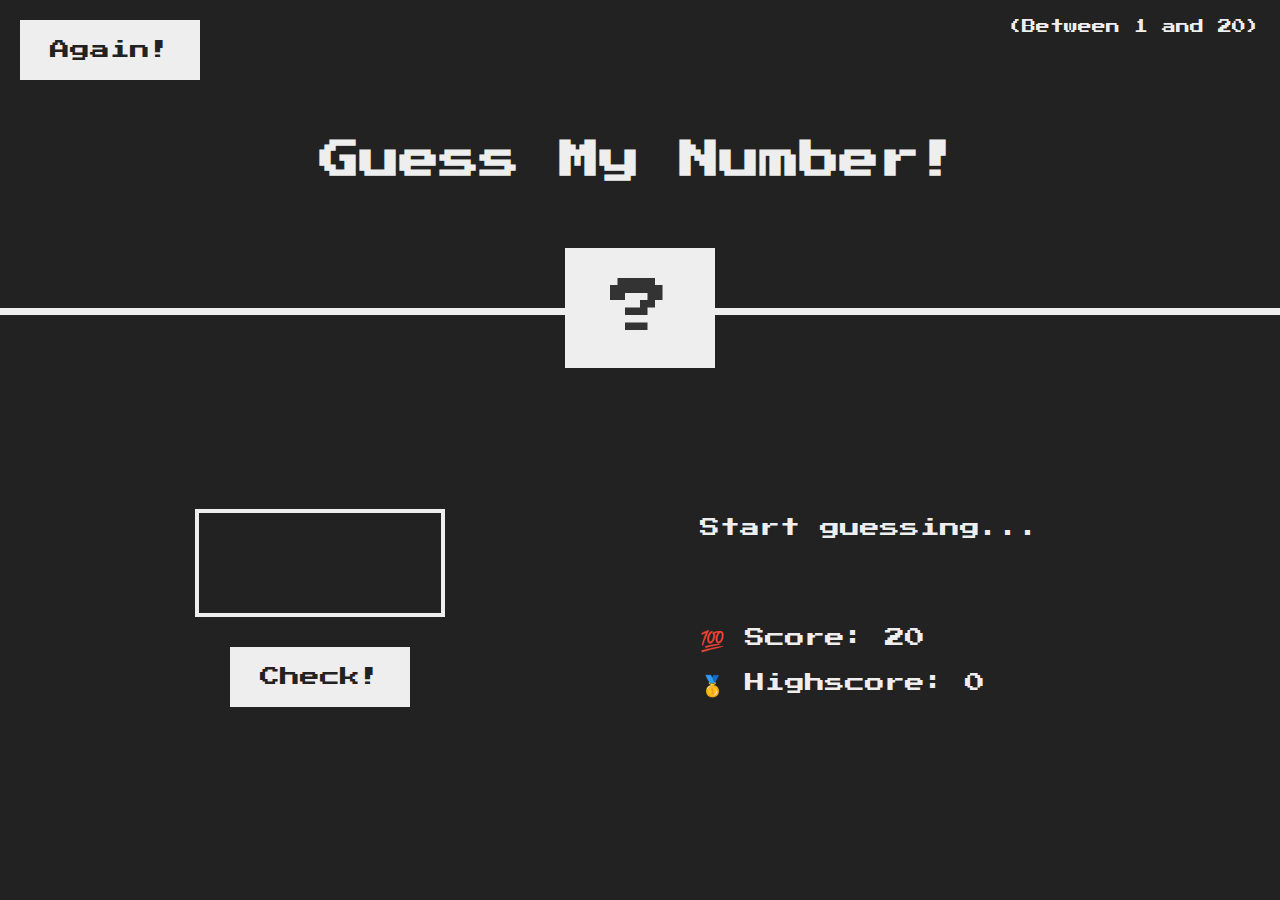
<file: GuessMyNumber/index.html>
<!DOCTYPE html>
<html lang="en">
  <head>
    <meta charset="UTF-8" />
    <meta name="viewport" content="width=device-width, initial-scale=1.0" />
    <meta http-equiv="X-UA-Compatible" content="ie=edge" />
    <link rel="stylesheet" href="style.css" />
    <title>Guess My Number!</title>
  </head>
  <body>
    <header>
      <h1>Guess My Number!</h1>
      <p class="between">(Between 1 and 20)</p>
      <button class="btn again">Again!</button>
      <div class="number">?</div>
    </header>
    <main>
      <section class="left">
        <input type="number" class="guess" />
        <button class="btn check">Check!</button>
      </section>
      <section class="right">
        <p class="message">Start guessing...</p>
        <p class="label-score">💯 Score: <span class="score">20</span></p>
        <p class="label-highscore">
          🥇 Highscore: <span class="highscore">0</span>
        </p>
      </section>
    </main>
    <script src="script.js"></script>
  </body>
</html>
</file>
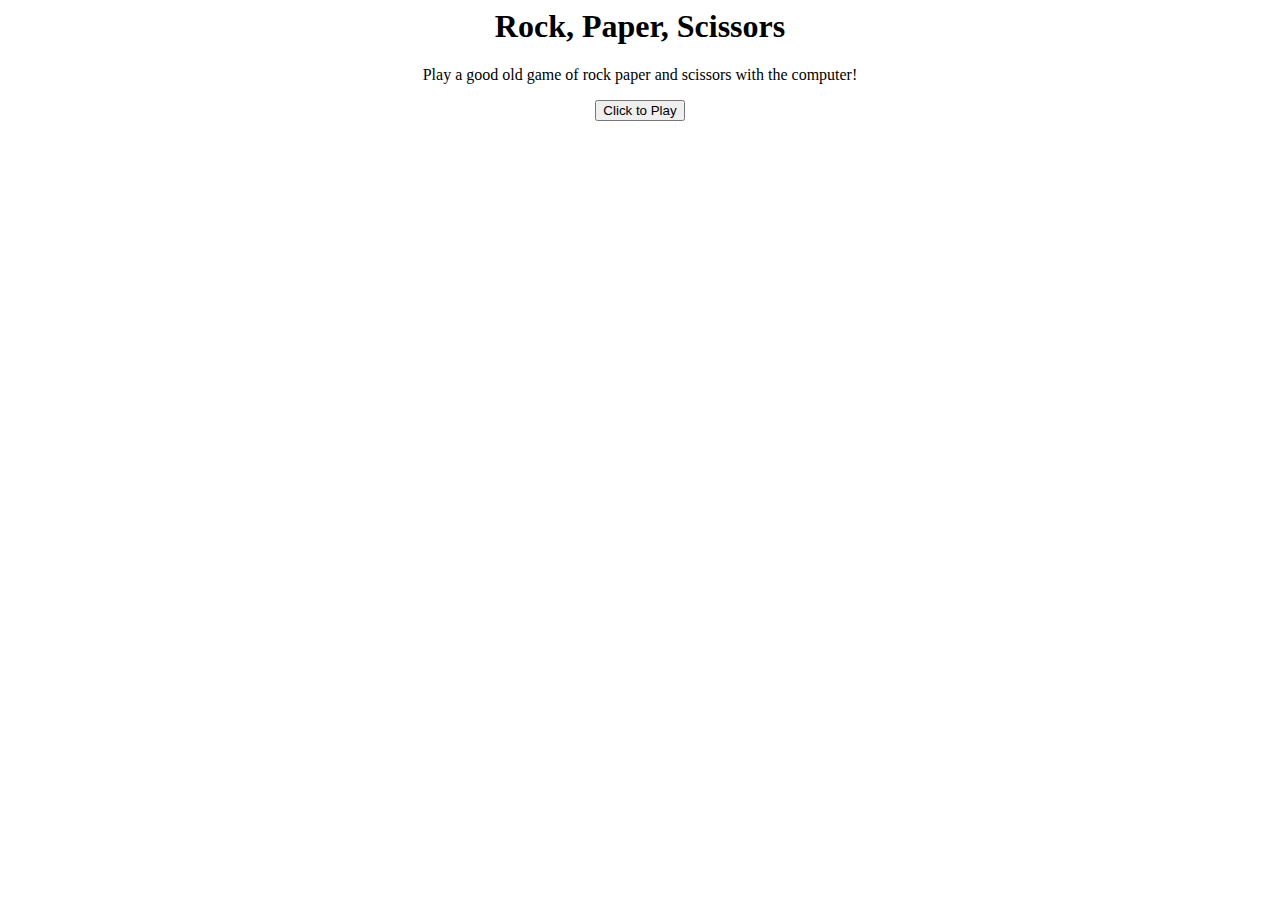
<file: Java Script rock Paper Scissors/index.html>
<!DOCTYPE html5>
<html lan="en">
    <head>
        <title>Game</title>
        <link href="styles.css" rel="stylesheet" type="text/css">
        <script src="game.js"> </script>
    </head>
    <body>
        <h1>Rock, Paper, Scissors</h1>
        <p>Play a good old game of rock paper and scissors with the computer!</p>
        <div class="button">
            <input type="button" id="messageButton" value="Click to Play"
        </div><!-- end .button -->
        <script src="game.js"> </script>
    </body>
</html>
</file>
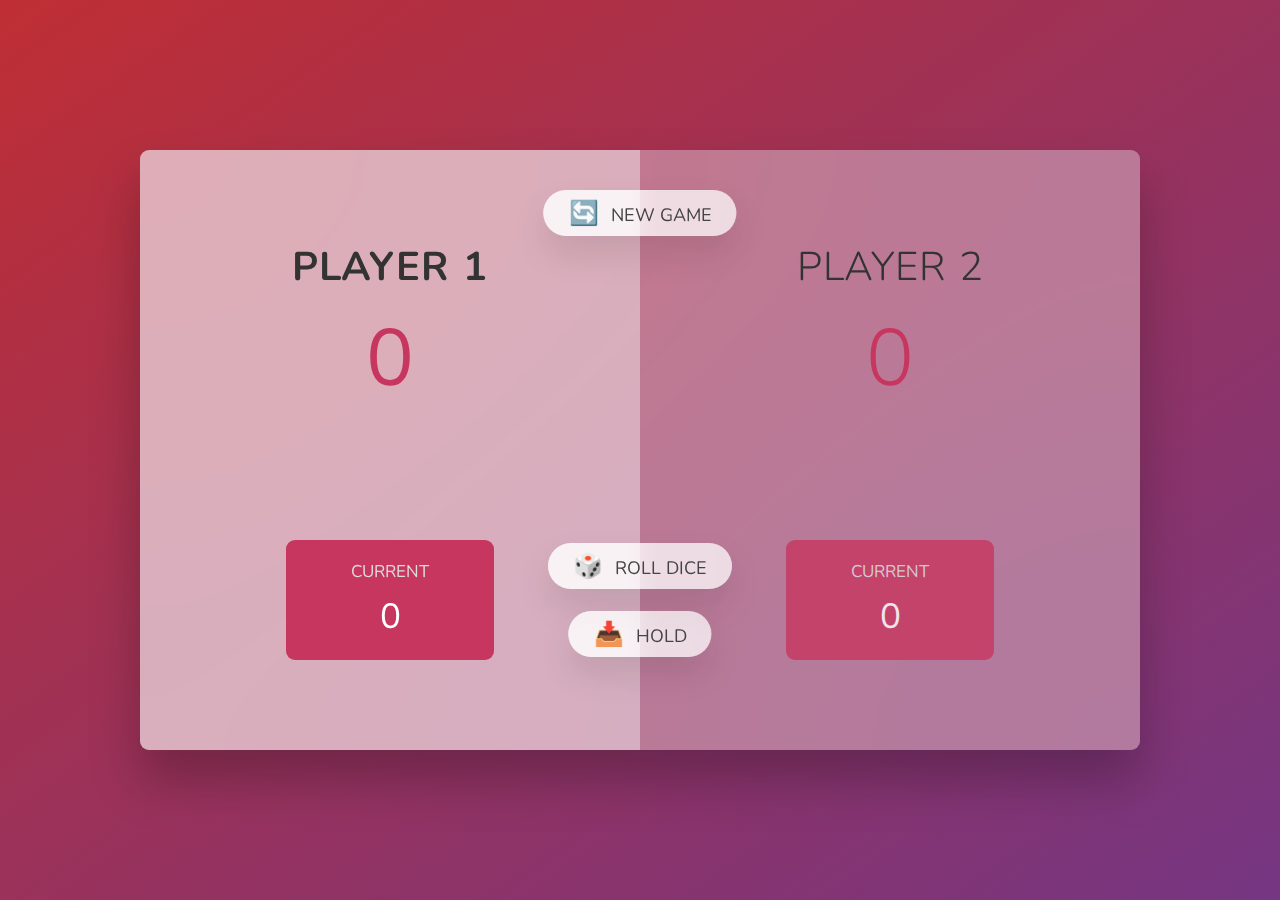
<file: PigGame/index.html>
<!DOCTYPE html>
<html lang="en">
  <head>
    <meta charset="UTF-8" />
    <meta name="viewport" content="width=device-width, initial-scale=1.0" />
    <meta http-equiv="X-UA-Compatible" content="ie=edge" />
    <link rel="stylesheet" href="style.css" />
    <title>Pig Game</title>
  </head>
  <body>
    <main>
      <section class="player player--0 player--active">
        <h2 class="name" id="name--0">Player 1</h2>
        <p class="score" id="score--0">43</p>
        <div class="current">
          <p class="current-label">Current</p>
          <p class="current-score" id="current--0">0</p>
        </div>
      </section>
      <section class="player player--1">
        <h2 class="name" id="name--1">Player 2</h2>
        <p class="score" id="score--1">24</p>
        <div class="current">
          <p class="current-label">Current</p>
          <p class="current-score" id="current--1">0</p>
        </div>
      </section>

      <img src="dice-5.png" alt="Playing dice" class="dice" />
      <button class="btn btn--new">🔄 New game</button>
      <button class="btn btn--roll">🎲 Roll dice</button>
      <button class="btn btn--hold">📥 Hold</button>
    </main>
    <script src="script.js"></script>
  </body>
</html>
</file>
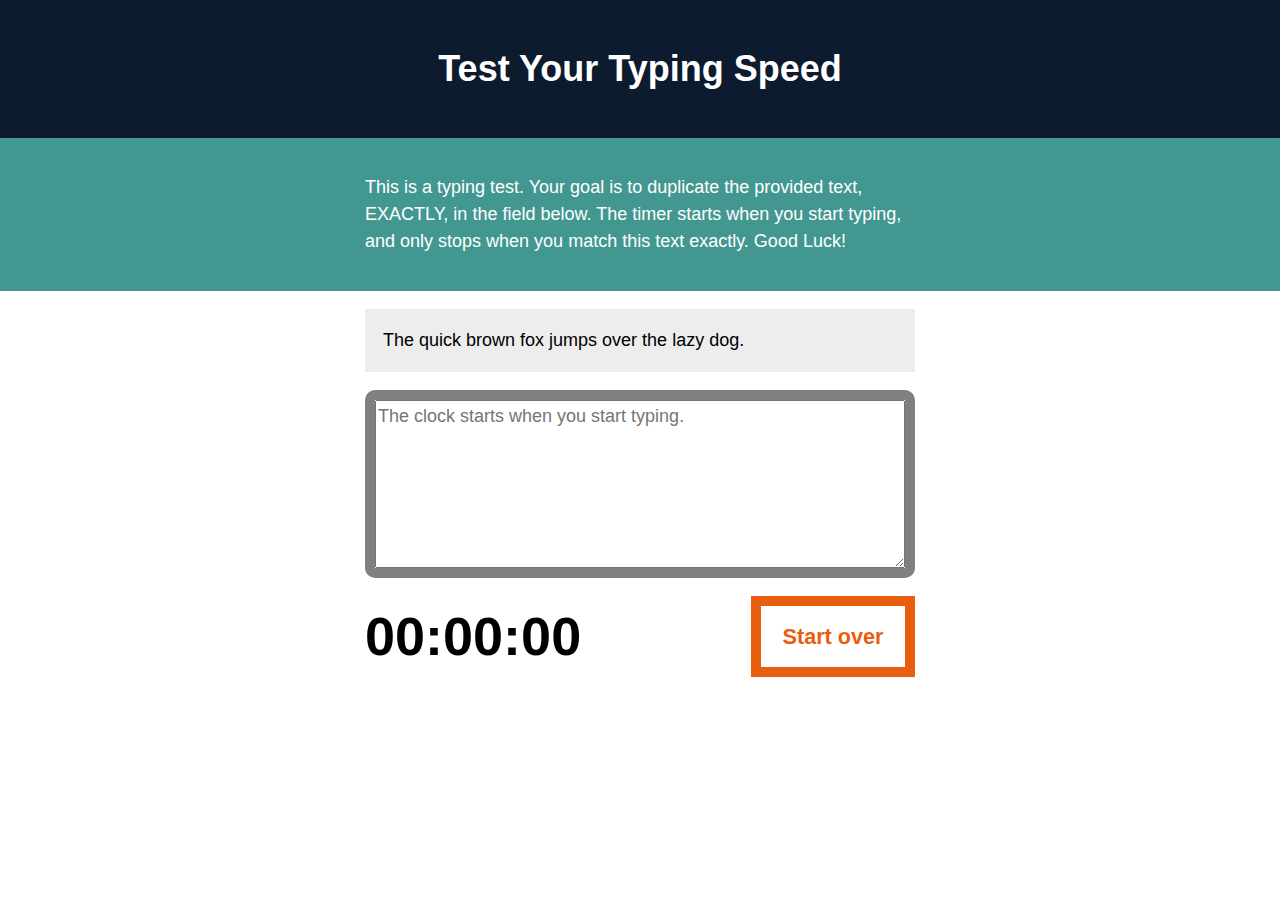
<file: typing_test/index.html>
<!DOCTYPE html>
<html lang="en-US">

<head>
    <meta charset="UTF-8">
    <meta name="viewport" content="width=device-width, initial-scale=1">
    <title>JS Typing Speed Test</title>
    <script src="script.js" async></script>
    <!--<link rel="stylesheet" href="//fonts.googleapis.com/css?family=Source+Sans+Pro:400,400i,700,700i,900,900i" type="text/css" media="all">-->
    <link rel="stylesheet" href="style.css">
</head>

<body>
    <header class="masthead">
        <h1>Test Your Typing Speed</h1>
    </header>
    <main class="main">
        <article class="intro">
            <p>This is a typing test. Your goal is to duplicate the provided text, EXACTLY, in the field below. The timer starts when you start typing, and only stops when you match this text exactly. Good Luck!</p>
        </article><!-- .intro -->
        <section class="test-area">
            <div id="origin-text">
                <p>The quick brown fox jumps over the lazy dog.</p>
            </div><!-- #origin-text -->

            <div class="test-wrapper">
                <textarea id="test-area" name="textarea" rows="6" placeholder="The clock starts when you start typing."></textarea>
            </div><!-- .test-wrapper -->

            <div class="meta">
                <section id="clock">
                    <div class="timer">00:00:00</div>
                </section>

                <button id="reset">Start over</button>
            </div><!-- .meta -->
        </section><!-- .test-area -->
    </main>

</body>

</html>
</file>
<file: GuessMyNumber/style.css>
@import url('https://fonts.googleapis.com/css?family=Press+Start+2P&display=swap');

* {
  margin: 0;
  padding: 0;
  box-sizing: inherit;
}

html {
  font-size: 62.5%;
  box-sizing: border-box;
}

body {
  font-family: 'Press Start 2P', sans-serif;
  color: #eee;
  background-color: #222;
  /* background-color: #60b347; */
}

/* LAYOUT */
header {
  position: relative;
  height: 35vh;
  border-bottom: 7px solid #eee;
}

main {
  height: 65vh;
  color: #eee;
  display: flex;
  align-items: center;
  justify-content: space-around;
}

.left {
  width: 52rem;
  display: flex;
  flex-direction: column;
  align-items: center;
}

.right {
  width: 52rem;
  font-size: 2rem;
}

/* ELEMENTS STYLE */
h1 {
  font-size: 4rem;
  text-align: center;
  position: absolute;
  width: 100%;
  top: 52%;
  left: 50%;
  transform: translate(-50%, -50%);
}

.number {
  background: #eee;
  color: #333;
  font-size: 6rem;
  width: 15rem;
  padding: 3rem 0rem;
  text-align: center;
  position: absolute;
  bottom: 0;
  left: 50%;
  transform: translate(-50%, 50%);
}

.between {
  font-size: 1.4rem;
  position: absolute;
  top: 2rem;
  right: 2rem;
}

.again {
  position: absolute;
  top: 2rem;
  left: 2rem;
}

.guess {
  background: none;
  border: 4px solid #eee;
  font-family: inherit;
  color: inherit;
  font-size: 5rem;
  padding: 2.5rem;
  width: 25rem;
  text-align: center;
  display: block;
  margin-bottom: 3rem;
}

.btn {
  border: none;
  background-color: #eee;
  color: #222;
  font-size: 2rem;
  font-family: inherit;
  padding: 2rem 3rem;
  cursor: pointer;
}

.btn:hover {
  background-color: #ccc;
}

.message {
  margin-bottom: 8rem;
  height: 3rem;
}

.label-score {
  margin-bottom: 2rem;
}
</file>
<file: Java Script rock Paper Scissors/styles.css>
h1, p, .button {
    text-align: center;
  }
</file>
<file: PigGame/style.css>
@import url('https://fonts.googleapis.com/css2?family=Nunito&display=swap');

* {
  margin: 0;
  padding: 0;
  box-sizing: inherit;
}

html {
  font-size: 62.5%;
  box-sizing: border-box;
}

body {
  font-family: 'Nunito', sans-serif;
  font-weight: 400;
  height: 100vh;
  color: #333;
  background-image: linear-gradient(to top left, #753682 0%, #bf2e34 100%);
  display: flex;
  align-items: center;
  justify-content: center;
}

/* LAYOUT */
main {
  position: relative;
  width: 100rem;
  height: 60rem;
  background-color: rgba(255, 255, 255, 0.35);
  backdrop-filter: blur(200px);
  filter: blur();
  box-shadow: 0 3rem 5rem rgba(0, 0, 0, 0.25);
  border-radius: 9px;
  overflow: hidden;
  display: flex;
}

.player {
  flex: 50%;
  padding: 9rem;
  display: flex;
  flex-direction: column;
  align-items: center;
  transition: all 0.75s;
}

/* ELEMENTS */
.name {
  position: relative;
  font-size: 4rem;
  text-transform: uppercase;
  letter-spacing: 1px;
  word-spacing: 2px;
  font-weight: 300;
  margin-bottom: 1rem;
}

.score {
  font-size: 8rem;
  font-weight: 300;
  color: #c7365f;
  margin-bottom: auto;
}

.player--active {
  background-color: rgba(255, 255, 255, 0.4);
}
.player--active .name {
  font-weight: 700;
}
.player--active .score {
  font-weight: 400;
}

.player--active .current {
  opacity: 1;
}

.current {
  background-color: #c7365f;
  opacity: 0.8;
  border-radius: 9px;
  color: #fff;
  width: 65%;
  padding: 2rem;
  text-align: center;
  transition: all 0.75s;
}

.current-label {
  text-transform: uppercase;
  margin-bottom: 1rem;
  font-size: 1.7rem;
  color: #ddd;
}

.current-score {
  font-size: 3.5rem;
}

/* ABSOLUTE POSITIONED ELEMENTS */
.btn {
  position: absolute;
  left: 50%;
  transform: translateX(-50%);
  color: #444;
  background: none;
  border: none;
  font-family: inherit;
  font-size: 1.8rem;
  text-transform: uppercase;
  cursor: pointer;
  font-weight: 400;
  transition: all 0.2s;

  background-color: white;
  background-color: rgba(255, 255, 255, 0.6);
  backdrop-filter: blur(10px);

  padding: 0.7rem 2.5rem;
  border-radius: 50rem;
  box-shadow: 0 1.75rem 3.5rem rgba(0, 0, 0, 0.1);
}

.btn::first-letter {
  font-size: 2.4rem;
  display: inline-block;
  margin-right: 0.7rem;
}

.btn--new {
  top: 4rem;
}
.btn--roll {
  top: 39.3rem;
}
.btn--hold {
  top: 46.1rem;
}

.btn:active {
  transform: translate(-50%, 3px);
  box-shadow: 0 1rem 2rem rgba(0, 0, 0, 0.15);
}

.btn:focus {
  outline: none;
}

.dice {
  position: absolute;
  left: 50%;
  top: 16.5rem;
  transform: translateX(-50%);
  height: 10rem;
  box-shadow: 0 2rem 5rem rgba(0, 0, 0, 0.2);
}

.player--winner {
  background-color: #2f2f2f;
}

.player--winner .name {
  font-weight: 700;
  color: #c7365f;
}

.hidden {
  display: none;
}
</file>
<file: typing_test/style.css>
/*--------------------------------------------------------------
Typography
--------------------------------------------------------------*/

body,
button,
input,
select,
textarea {
	font-family: 'Source Sans Pro', 'Helvetica', Arial, sans-serif;
	font-size: 18px;
	line-height: 1.5;
}

h1,
h2,
h3,
h4,
h5,
h6 {
	clear: both;
}

p {
	margin-bottom: 1.5em;
}

b,
strong {
	font-weight: bold;
}

dfn,
cite,
em,
i {
	font-style: italic;
}

blockquote {
	margin: 0 1.5em;
}

address {
	margin: 0 0 1.5em;
}

pre {
	background: #eee;
	font-family: "Courier 10 Pitch", Courier, monospace;
	font-size: 15px;
	font-size: 1.5rem;
	line-height: 1.6;
	margin-bottom: 1.6em;
	max-width: 100%;
	overflow: auto;
	padding: 1.6em;
}

code,
kbd,
tt,
var {
	font: 15px Monaco, Consolas, "Andale Mono", "DejaVu Sans Mono", monospace;
}

abbr,
acronym {
	border-bottom: 1px dotted #666;
	cursor: help;
}

mark,
ins {
	background: #fff9c0;
	text-decoration: none;
}

sup,
sub {
	font-size: 75%;
	height: 0;
	line-height: 0;
	position: relative;
	vertical-align: baseline;
}

sup {
	bottom: 1ex;
}

sub {
	top: .5ex;
}

small {
	font-size: 75%;
}

big {
	font-size: 125%;
}

/*--------------------------------------------------------------
Layout
--------------------------------------------------------------*/
body {
    margin: 0;
    padding: 0;
}

.masthead {
    padding: 1em 2em;
    background-color: #0D1B2E;
    color: white;
}

.masthead h1 {
    text-align: center;
}

.intro {
    padding: 2em 2em;
    color: #ffffff;
    background: #429890;
}


.intro p,
.test-area {
    margin: 0 auto;
    max-width: 550px;
}

.test-area {
    margin-bottom: 4em;
    padding: 0 2em;
}

.test-wrapper {
    border: 10px solid grey;
    border-radius: 10px;
}

#origin-text {
    margin: 1em 0;
    padding: 1em 1em 0;
    background-color: #ededed;
}

#origin-text p {
    margin: 0;
    padding-bottom: 1em;
}

.test-wrapper {
    display: flex;
}

.test-wrapper textarea {
    flex: 1;
}

.meta {
    margin-top: 1em;
    display: flex;
    justify-content: space-between;
    flex-wrap: wrap;
}

.timer {
    font-size: 3em;
    font-weight: bold;
}

#reset {
    padding: .5em 1em;
    font-size: 1.2em;
    font-weight: bold;
    color: #E95D0F;
    background: white ;
    border: 10px solid #E95D0F;
}

#reset:hover {
    color: white;
    background-color: #E95D0F;
}
</file>
